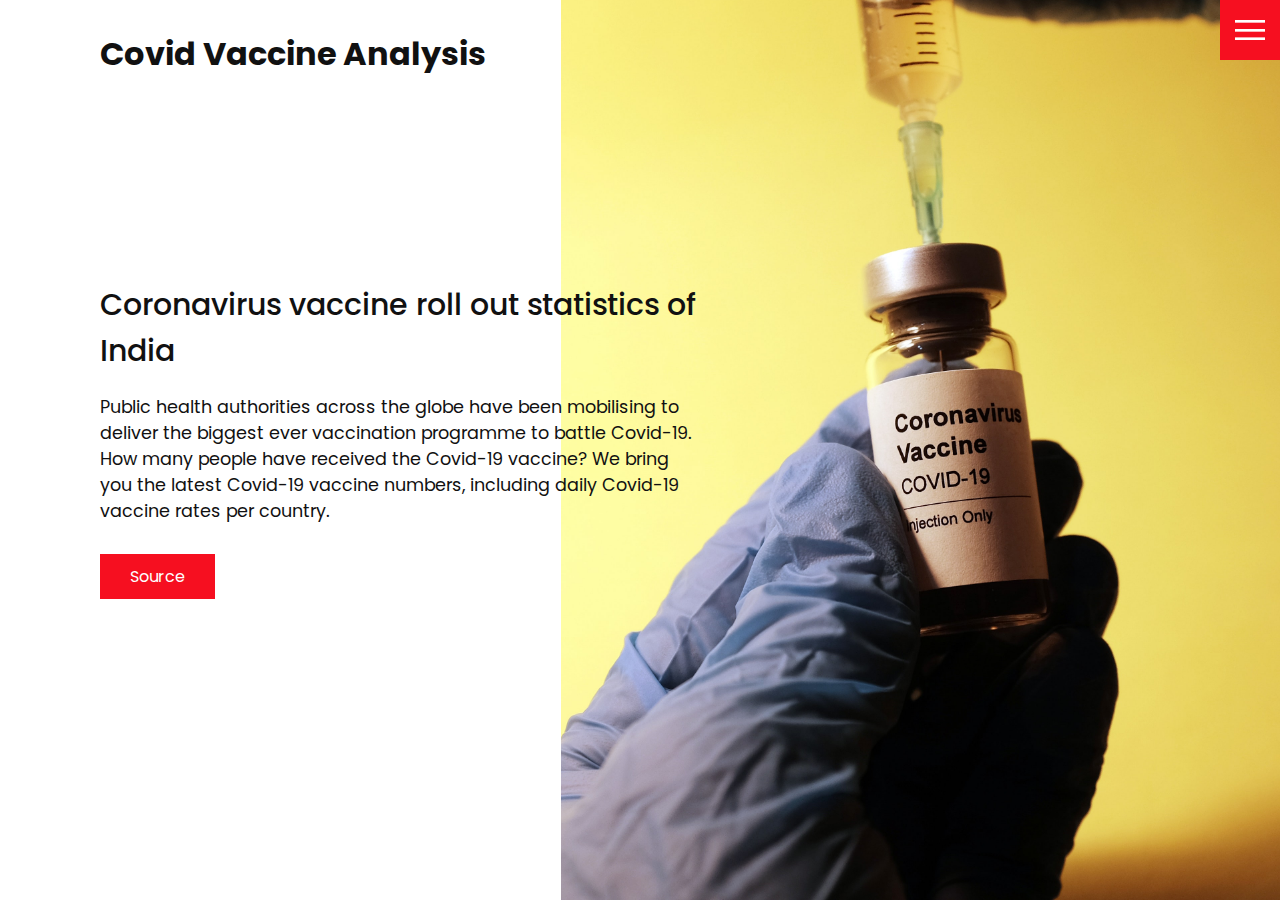
<file: index.html>
<!DOCTYPE html>
<html lang="en">
  <head>
    <meta charset="UTF-8" />
    <meta http-equiv="X-UA-Compatible" content="IE=edge" />
    <meta name="viewport" content="width=device-width, initial-scale=1.0" />
    <link rel="stylesheet" href="css/style.css" />

    <title>Covid Vaccine Analysis</title>
  </head>
  <body>
    <header>
      <div class="logo">Covid Vaccine Analysis</div>
      <div class="toggle"></div>
      <div class="navigation">
        <ul>
          <li><a href="index.html">Home</a></li>
          <li><a href="services.html">Vaccine</a></li>
          <li><a href="https://www.mohfw.gov.in/covid_vaccination/vaccination/index.html">Know More</a></li>
          <li><a href="https://github.com/Pramila15/Vaccine">Code</a></li>
        </ul>
        
      </div>
    </header>

    <section class="home">
      <img src="images/home-img.jpg" class="home-img" alt="" />
      <div class="home-content">
        <h1>
          Coronavirus vaccine roll out statistics of India
        </h1>
        <p>
          Public health authorities across the globe have been mobilising to deliver the biggest ever vaccination programme to battle Covid-19. How many people have received the Covid-19 vaccine? We bring you the latest Covid-19 vaccine numbers, including daily Covid-19 vaccine rates per country.
        </p>
        <a href="https://www.pharmaceutical-technology.com/covid-19-vaccination-tracker/" class="btn">Source</a>
      </div>
    </section>

    <script src="js/script.js"></script>
  </body>
</html>
</file>
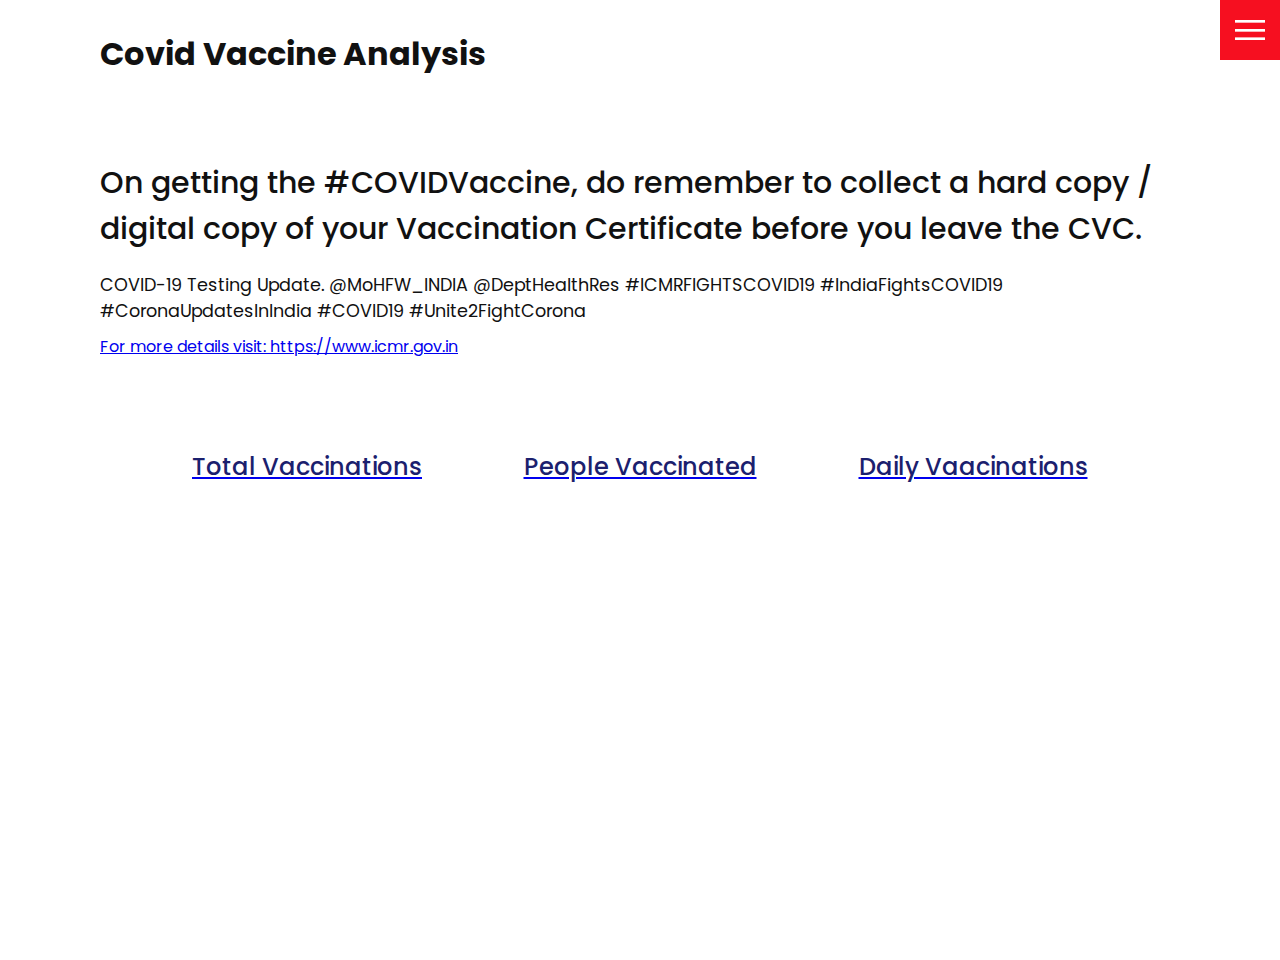
<file: services.html>
<!DOCTYPE html>
<html lang="en">
  <head>
    <meta charset="UTF-8" />
    <meta http-equiv="X-UA-Compatible" content="IE=edge" />
    <meta name="viewport" content="width=device-width, initial-scale=1.0" />
    <link rel="stylesheet" href="css/style.css" />

    <title>Covid Vaccine Analysis</title>
  </head>
  <body>
    <header>
      <div class="logo">Covid Vaccine Analysis</div>
      <div class="toggle"></div>
      <div class="navigation">
        <ul>
          <li><a href="index.html">Home</a></li>
          <li><a href="services.html">Vaccine</a></li>
          <li><a href="https://www.mohfw.gov.in/covid_vaccination/vaccination/index.html">Know More</a></li>
          <li><a href="https://github.com/Pramila15/Vaccine">Code</a></li>
        </ul>
      </div>
    </header>

    <section>
      <div class="title">
        <h1>On getting the #COVIDVaccine, do remember to collect a hard copy / digital copy of your Vaccination Certificate before you leave the CVC.</h1>
        <p>
          COVID-19 Testing Update. @MoHFW_INDIA @DeptHealthRes #ICMRFIGHTSCOVID19 #IndiaFightsCOVID19 #CoronaUpdatesInIndia #COVID19 #Unite2FightCorona
        </p>
        <a href='https://www.icmr.gov.in '>For more details visit: https://www.icmr.gov.in </a>
      </div>
      
      <div class="services">
        <a href='total.html'>
          <div class="service">
            <h2>Total Vaccinations</h2>
          </div>
        </a>
        <a href='people.html'>
          <div class="service">
            <h2>People Vaccinated</h2>
          </div>
        </a>
        <a href='daily.html'>
          <div class="service">
            <h2>Daily Vaacinations</h2>
          </div>
        </a>       
      </div>
    </section>

    <script src="js/script.js"></script>
  </body>
</html>
</file>
<file: css/style.css>
@import url('https://fonts.googleapis.com/css?family=Poppins:200, 300, 400, 500, 600, 700, 800, 900 &display=swap');:root {
    --primary-color: #f60f20;
    --secondary-color: #1b206e;
}

/* BASE STYLES */
* {
    box-sizing: border-box;
    margin: 0;
    padding: 0;
}

html,
body {
    font-family: 'Poppins', sans-serif;
    color: #111;
}

h1 {
    font-size: 30px;
    font-weight: 500;
}

p {
    margin: 20px 0 10px;
    font-size: 1.1rem;
}

section {
    display: flex;
    flex-direction: column;
    height: 100vh;
    align-items: center;
    padding: 100px;
    margin-top: 60px;
}

section.home {
    flex-direction: row;
    margin-top: 0;
}

/* BUTTON */
.btn {
    cursor: pointer;
    display: inline-block;
    background: var(--primary-color);
    color: #fff;
    text-decoration: none;
    padding: 10px 30px;
    margin: 20px 0;
    border: 0;
}

.btn:hover {
    transform: scale(0.98);
}

.logo {
    position: absolute;
    top: 30px;
    left: 100px;
    font-size: 2rem;
    font-weight: 700;
    z-index: 20;
}

/* TOGGLE */
.toggle {
    position: fixed;
    top: 0;
    right: 0;
    width: 60px;
    height: 60px;
    background: var(--primary-color) url('../images/menu.png');
    background-size: 30px;
    background-position: center;
    background-repeat: no-repeat;
    z-index: 20;
    cursor: pointer;
}

.toggle.active {
    background: var(--primary-color) url('../images/close.png');
    background-size: 25px;
    background-position: center;
    background-repeat: no-repeat;
}

/* NAVIGATION */
.navigation {
    position: fixed;
    top: 0;
    left: 100%;
    width: 100%;
    height: 100%;
    background-color: #fff;
    z-index: 15;
    display: flex;
    justify-content: center;
    align-items: center;
}

.navigation.active {
    left: 0;
}

.navigation ul {
    position: relative;
}

.navigation ul li {
    position: relative;
    list-style: none;
    text-align: center;
}

.navigation ul li a {
    font-size: 2.2rem;
    color: #111;
    text-decoration: none;
    font-weight: 300;
}

.navigation ul li a:hover {
    color: var(--primary-color);
}

.navigation .social-bar {
    position: absolute;
    top: 0;
    left: 0;
    width: 60px;
    height: 100%;
    display: flex;
    justify-content: center;
    align-items: center;
}

.navigation .social-bar a {
    display: inline-block;
    transform: scale(0.5);
}

.navigation .email-icon {
    position: absolute;
    bottom: 20px;
    transform: scale(0.5);
}

/* HOMEPAGE */
.home-content {
    position: relative;
    z-index: 10;
    max-width: 600px;
}

.home-img {
    position: absolute;
    bottom: 0;
    right: 0;
    height: 110%;
}

/* SERVICES PAGE */
.services {
    margin-top: 40px;
    display: grid;
    grid-template-columns: repeat(3, 1fr);
    gap: 40px;
    text-align: center;
}

.services .service {
    padding: 30px;
}

.services .service:hover {
    box-shadow: 0 10px 30px rgba(0, 0, 0, 0.1);
}

.services .service h2 {
    font-size: 24px;
    font-weight: 500;
    margin-top: 20px;
    color: var(--secondary-color);
}

.services .service .icon img {
    max-width: 100px;
}


@media(max-width: 768px) {
    .services {
        grid-template-columns: 1fr;
    }

    .services .service {
        box-shadow: 0 10px 30px rgba(0, 0, 0, 0.1);
    }
}
</file>
